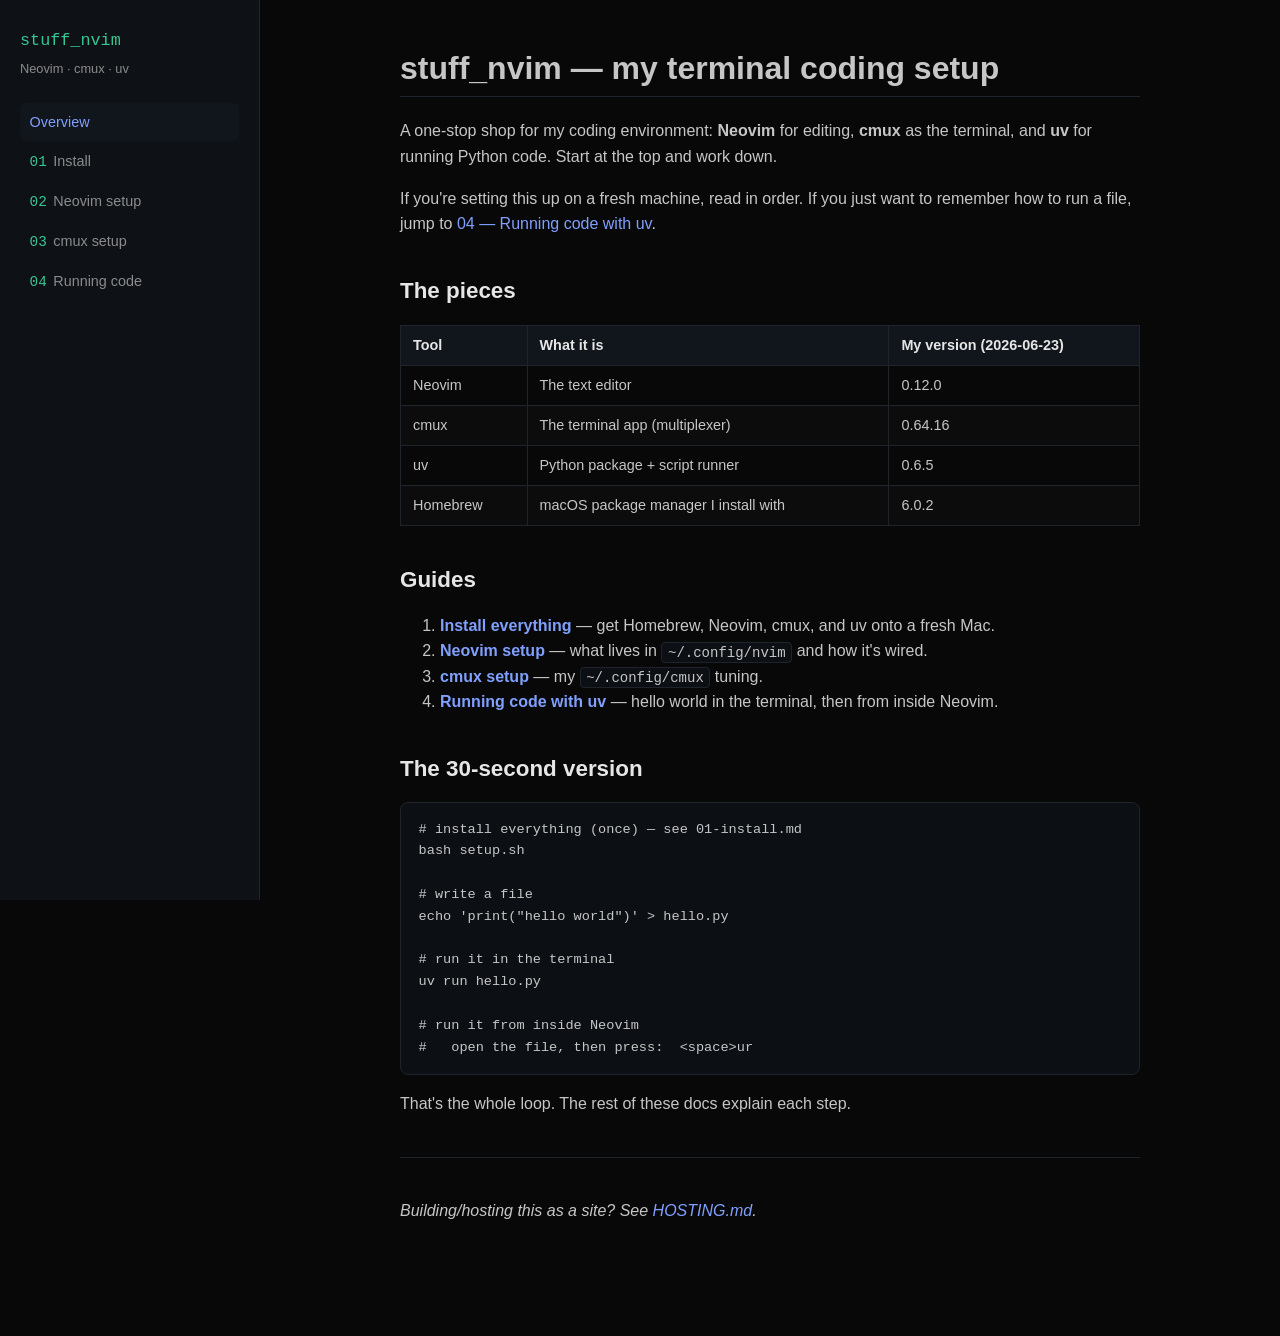
<file: site/index.html>
<!DOCTYPE html>
<html lang="en">
<head>
  <meta charset="utf-8">
  <meta name="viewport" content="width=device-width, initial-scale=1">
  <title>Overview — stuff_nvim</title>
  <link rel="stylesheet" href="style.css">
</head>
<body>
  <aside class="sidebar">
    <p class="brand">stuff_nvim</p>
    <p class="tagline">Neovim · cmux · uv</p>
    <nav>
      <a href="index.html" class="active">Overview</a>
      <a href="01-install.html" ><span class="num">01</span>Install</a>
      <a href="02-nvim-setup.html" ><span class="num">02</span>Neovim setup</a>
      <a href="03-cmux-setup.html" ><span class="num">03</span>cmux setup</a>
      <a href="04-running-code-with-uv.html" ><span class="num">04</span>Running code</a>
    </nav>
  </aside>
  <main>
<h1 id="stuff_nvim--my-terminal-coding-setup">stuff_nvim — my terminal
coding setup</h1>
<p>A one-stop shop for my coding environment: <strong>Neovim</strong>
for editing, <strong>cmux</strong> as the terminal, and
<strong>uv</strong> for running Python code. Start at the top and work
down.</p>
<p>If you're setting this up on a fresh machine, read in order. If you
just want to remember how to run a file, jump to <a
href="./04-running-code-with-uv.html">04 — Running code with uv</a>.</p>
<h2 id="the-pieces">The pieces</h2>
<table>
<thead>
<tr>
<th>Tool</th>
<th>What it is</th>
<th>My version (2026-06-23)</th>
</tr>
</thead>
<tbody>
<tr>
<td>Neovim</td>
<td>The text editor</td>
<td>0.12.0</td>
</tr>
<tr>
<td>cmux</td>
<td>The terminal app (multiplexer)</td>
<td>0.64.16</td>
</tr>
<tr>
<td>uv</td>
<td>Python package + script runner</td>
<td>0.6.5</td>
</tr>
<tr>
<td>Homebrew</td>
<td>macOS package manager I install with</td>
<td>6.0.2</td>
</tr>
</tbody>
</table>
<h2 id="guides">Guides</h2>
<ol type="1">
<li><strong><a href="./01-install.html">Install everything</a></strong> —
get Homebrew, Neovim, cmux, and uv onto a fresh Mac.</li>
<li><strong><a href="./02-nvim-setup.html">Neovim setup</a></strong> —
what lives in <code>~/.config/nvim</code> and how it's wired.</li>
<li><strong><a href="./03-cmux-setup.html">cmux setup</a></strong> — my
<code>~/.config/cmux</code> tuning.</li>
<li><strong><a href="./04-running-code-with-uv.html">Running code with
uv</a></strong> — hello world in the terminal, then from inside
Neovim.</li>
</ol>
<h2 id="the-30-second-version">The 30-second version</h2>
<pre><code># install everything (once) — see 01-install.md
bash setup.sh

# write a file
echo &#39;print(&quot;hello world&quot;)&#39; &gt; hello.py

# run it in the terminal
uv run hello.py

# run it from inside Neovim
#   open the file, then press:  &lt;space&gt;ur</code></pre>
<p>That's the whole loop. The rest of these docs explain each step.</p>
<hr />
<p><em>Building/hosting this as a site? See <a
href="./HOSTING.html">HOSTING.md</a>.</em></p>
  </main>
</body>
</html>
</file>
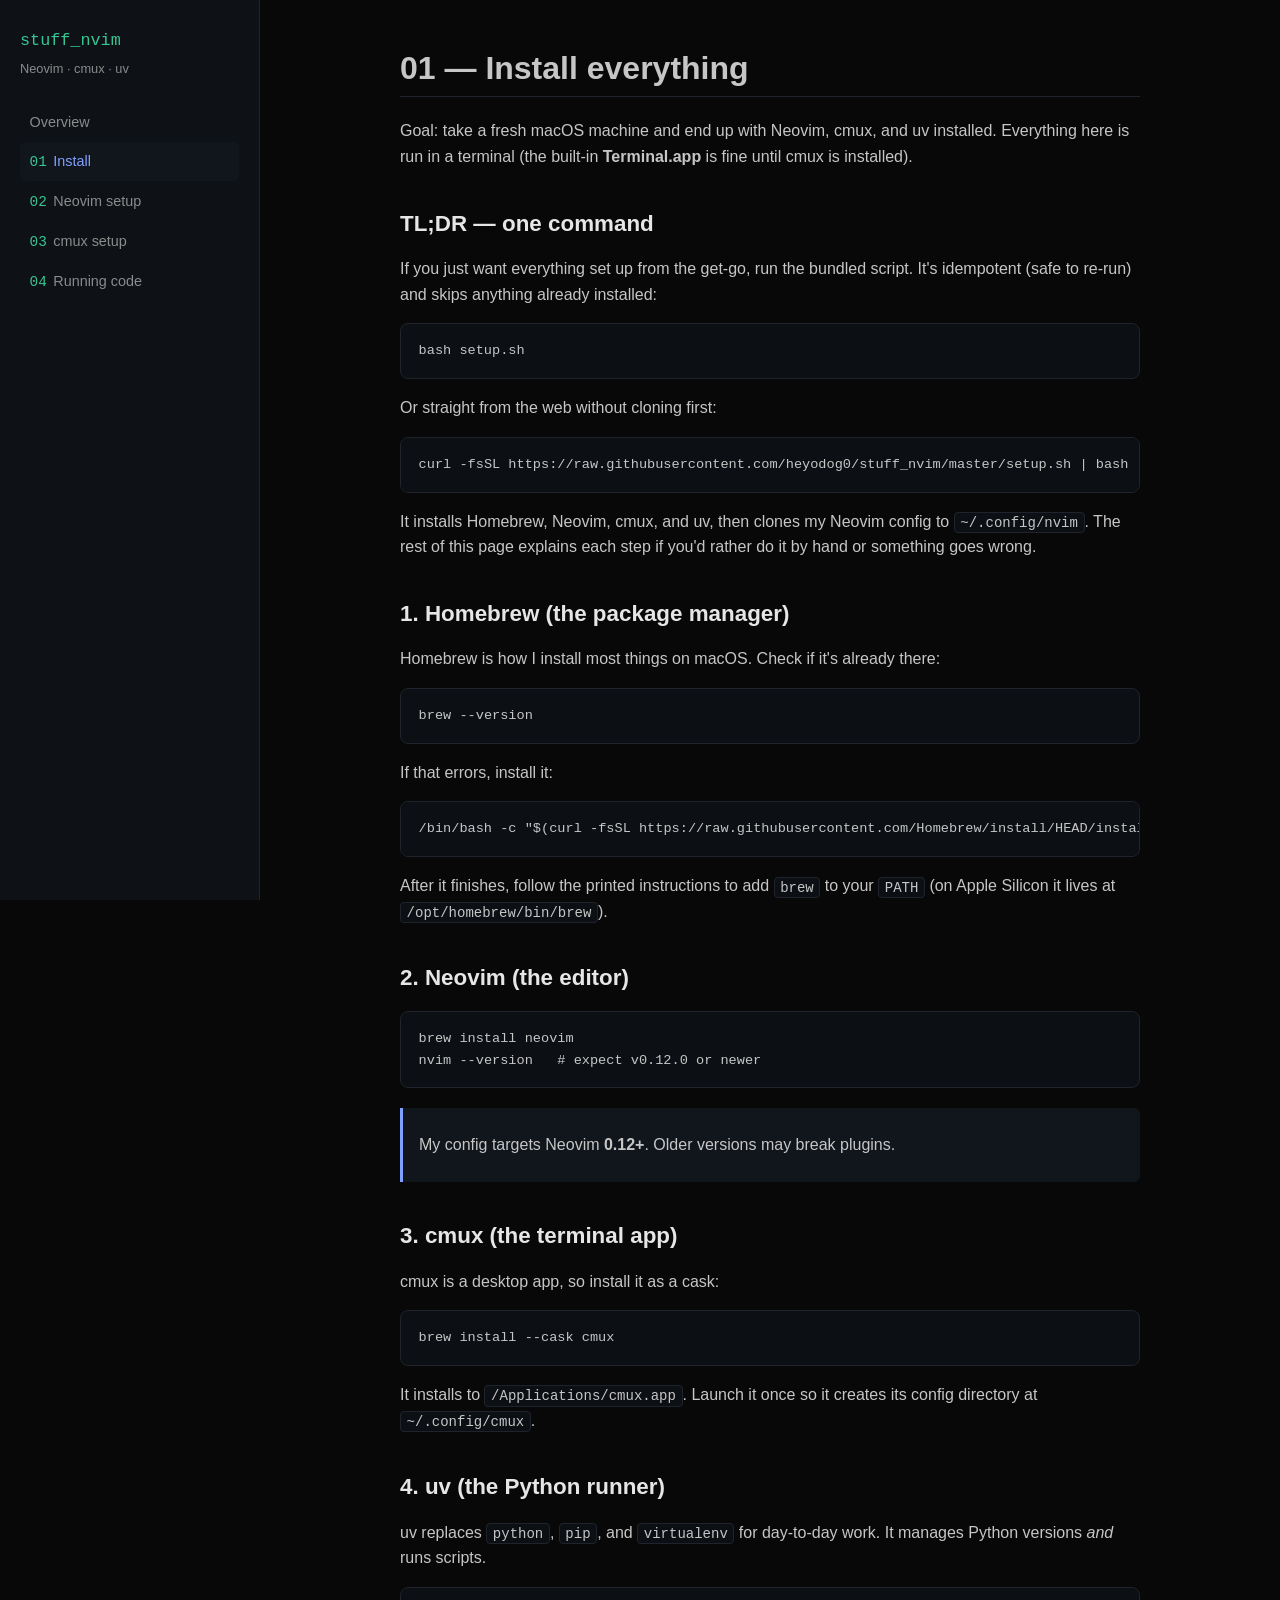
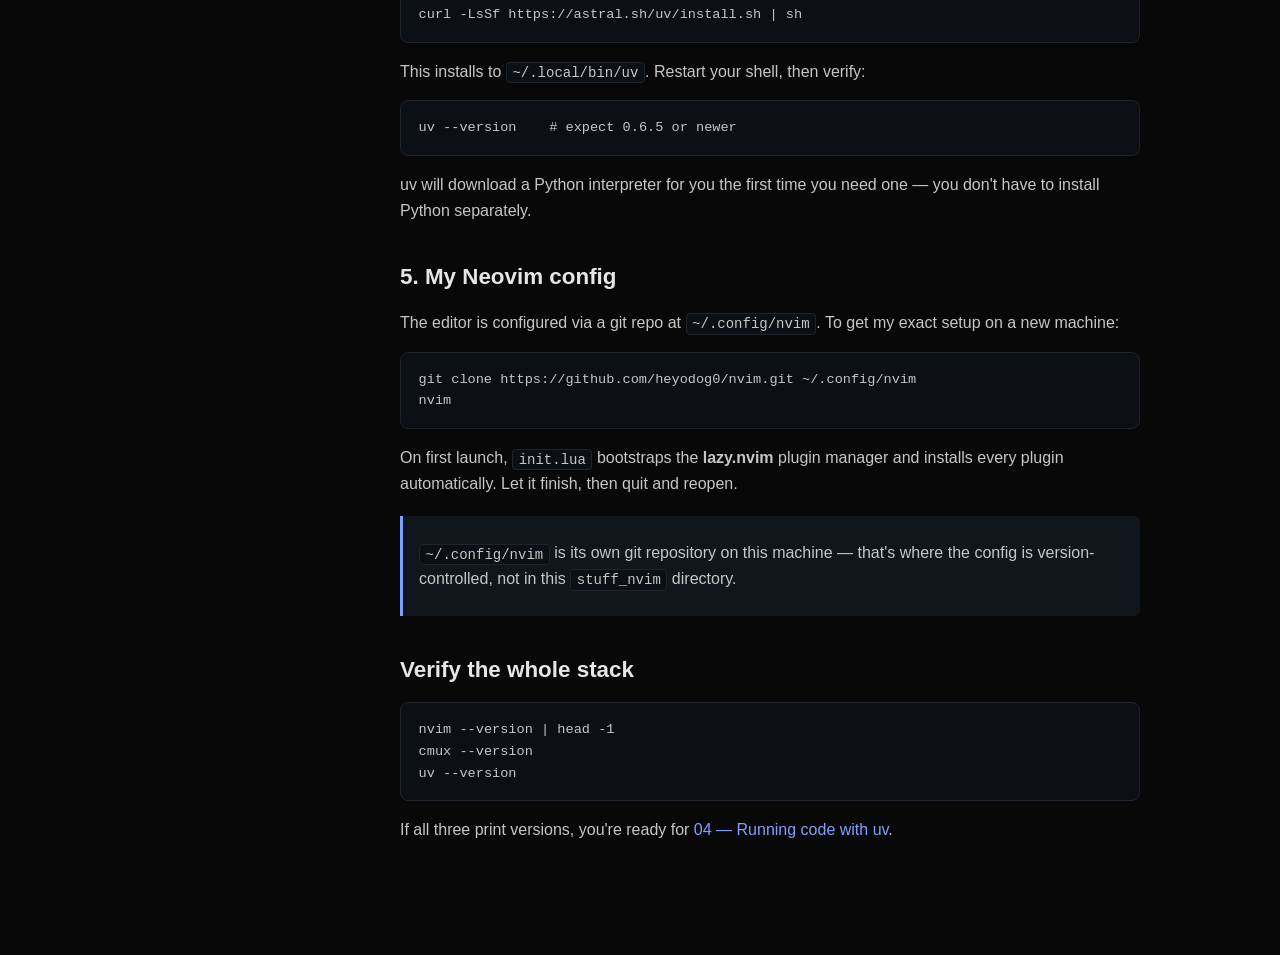
<file: site/01-install.html>
<!DOCTYPE html>
<html lang="en">
<head>
  <meta charset="utf-8">
  <meta name="viewport" content="width=device-width, initial-scale=1">
  <title>Install — stuff_nvim</title>
  <link rel="stylesheet" href="style.css">
</head>
<body>
  <aside class="sidebar">
    <p class="brand">stuff_nvim</p>
    <p class="tagline">Neovim · cmux · uv</p>
    <nav>
      <a href="index.html" >Overview</a>
      <a href="01-install.html" class="active"><span class="num">01</span>Install</a>
      <a href="02-nvim-setup.html" ><span class="num">02</span>Neovim setup</a>
      <a href="03-cmux-setup.html" ><span class="num">03</span>cmux setup</a>
      <a href="04-running-code-with-uv.html" ><span class="num">04</span>Running code</a>
    </nav>
  </aside>
  <main>
<h1 id="01--install-everything">01 — Install everything</h1>
<p>Goal: take a fresh macOS machine and end up with Neovim, cmux, and uv
installed. Everything here is run in a terminal (the built-in
<strong>Terminal.app</strong> is fine until cmux is installed).</p>
<h2 id="tldr--one-command">TL;DR — one command</h2>
<p>If you just want everything set up from the get-go, run the bundled
script. It's idempotent (safe to re-run) and skips anything already
installed:</p>
<div class="sourceCode" id="cb1"><pre class="sourceCode sh"><code class="sourceCode bash"><span id="cb1-1"><a href="#cb1-1" aria-hidden="true" tabindex="-1"></a><span class="fu">bash</span> setup.sh</span></code></pre></div>
<p>Or straight from the web without cloning first:</p>
<div class="sourceCode" id="cb2"><pre class="sourceCode sh"><code class="sourceCode bash"><span id="cb2-1"><a href="#cb2-1" aria-hidden="true" tabindex="-1"></a><span class="ex">curl</span> <span class="at">-fsSL</span> https://raw.githubusercontent.com/heyodog0/stuff_nvim/master/setup.sh <span class="kw">|</span> <span class="fu">bash</span></span></code></pre></div>
<p>It installs Homebrew, Neovim, cmux, and uv, then clones my Neovim
config to <code>~/.config/nvim</code>. The rest of this page explains
each step if you'd rather do it by hand or something goes wrong.</p>
<h2 id="1-homebrew-the-package-manager">1. Homebrew (the package
manager)</h2>
<p>Homebrew is how I install most things on macOS. Check if it's already
there:</p>
<div class="sourceCode" id="cb3"><pre class="sourceCode sh"><code class="sourceCode bash"><span id="cb3-1"><a href="#cb3-1" aria-hidden="true" tabindex="-1"></a><span class="ex">brew</span> <span class="at">--version</span></span></code></pre></div>
<p>If that errors, install it:</p>
<div class="sourceCode" id="cb4"><pre class="sourceCode sh"><code class="sourceCode bash"><span id="cb4-1"><a href="#cb4-1" aria-hidden="true" tabindex="-1"></a><span class="ex">/bin/bash</span> <span class="at">-c</span> <span class="st">&quot;</span><span class="va">$(</span><span class="ex">curl</span> <span class="at">-fsSL</span> https://raw.githubusercontent.com/Homebrew/install/HEAD/install.sh<span class="va">)</span><span class="st">&quot;</span></span></code></pre></div>
<p>After it finishes, follow the printed instructions to add
<code>brew</code> to your <code>PATH</code> (on Apple Silicon it lives
at <code>/opt/homebrew/bin/brew</code>).</p>
<h2 id="2-neovim-the-editor">2. Neovim (the editor)</h2>
<div class="sourceCode" id="cb5"><pre class="sourceCode sh"><code class="sourceCode bash"><span id="cb5-1"><a href="#cb5-1" aria-hidden="true" tabindex="-1"></a><span class="ex">brew</span> install neovim</span>
<span id="cb5-2"><a href="#cb5-2" aria-hidden="true" tabindex="-1"></a><span class="ex">nvim</span> <span class="at">--version</span>   <span class="co"># expect v0.12.0 or newer</span></span></code></pre></div>
<blockquote>
<p>My config targets Neovim <strong>0.12+</strong>. Older versions may
break plugins.</p>
</blockquote>
<h2 id="3-cmux-the-terminal-app">3. cmux (the terminal app)</h2>
<p>cmux is a desktop app, so install it as a cask:</p>
<div class="sourceCode" id="cb6"><pre class="sourceCode sh"><code class="sourceCode bash"><span id="cb6-1"><a href="#cb6-1" aria-hidden="true" tabindex="-1"></a><span class="ex">brew</span> install <span class="at">--cask</span> cmux</span></code></pre></div>
<p>It installs to <code>/Applications/cmux.app</code>. Launch it once so
it creates its config directory at <code>~/.config/cmux</code>.</p>
<h2 id="4-uv-the-python-runner">4. uv (the Python runner)</h2>
<p>uv replaces <code>python</code>, <code>pip</code>, and
<code>virtualenv</code> for day-to-day work. It manages Python versions
<em>and</em> runs scripts.</p>
<div class="sourceCode" id="cb7"><pre class="sourceCode sh"><code class="sourceCode bash"><span id="cb7-1"><a href="#cb7-1" aria-hidden="true" tabindex="-1"></a><span class="ex">curl</span> <span class="at">-LsSf</span> https://astral.sh/uv/install.sh <span class="kw">|</span> <span class="fu">sh</span></span></code></pre></div>
<p>This installs to <code>~/.local/bin/uv</code>. Restart your shell,
then verify:</p>
<div class="sourceCode" id="cb8"><pre class="sourceCode sh"><code class="sourceCode bash"><span id="cb8-1"><a href="#cb8-1" aria-hidden="true" tabindex="-1"></a><span class="ex">uv</span> <span class="at">--version</span>    <span class="co"># expect 0.6.5 or newer</span></span></code></pre></div>
<p>uv will download a Python interpreter for you the first time you need
one — you don't have to install Python separately.</p>
<h2 id="5-my-neovim-config">5. My Neovim config</h2>
<p>The editor is configured via a git repo at
<code>~/.config/nvim</code>. To get my exact setup on a new machine:</p>
<div class="sourceCode" id="cb9"><pre class="sourceCode sh"><code class="sourceCode bash"><span id="cb9-1"><a href="#cb9-1" aria-hidden="true" tabindex="-1"></a><span class="fu">git</span> clone https://github.com/heyodog0/nvim.git ~/.config/nvim</span>
<span id="cb9-2"><a href="#cb9-2" aria-hidden="true" tabindex="-1"></a><span class="ex">nvim</span></span></code></pre></div>
<p>On first launch, <code>init.lua</code> bootstraps the
<strong>lazy.nvim</strong> plugin manager and installs every plugin
automatically. Let it finish, then quit and reopen.</p>
<blockquote>
<p><code>~/.config/nvim</code> is its own git repository on this machine
— that's where the config is version-controlled, not in this
<code>stuff_nvim</code> directory.</p>
</blockquote>
<h2 id="verify-the-whole-stack">Verify the whole stack</h2>
<div class="sourceCode" id="cb10"><pre
class="sourceCode sh"><code class="sourceCode bash"><span id="cb10-1"><a href="#cb10-1" aria-hidden="true" tabindex="-1"></a><span class="ex">nvim</span> <span class="at">--version</span> <span class="kw">|</span> <span class="fu">head</span> <span class="at">-1</span></span>
<span id="cb10-2"><a href="#cb10-2" aria-hidden="true" tabindex="-1"></a><span class="ex">cmux</span> <span class="at">--version</span></span>
<span id="cb10-3"><a href="#cb10-3" aria-hidden="true" tabindex="-1"></a><span class="ex">uv</span> <span class="at">--version</span></span></code></pre></div>
<p>If all three print versions, you're ready for <a
href="./04-running-code-with-uv.html">04 — Running code with uv</a>.</p>
  </main>
</body>
</html>
</file>
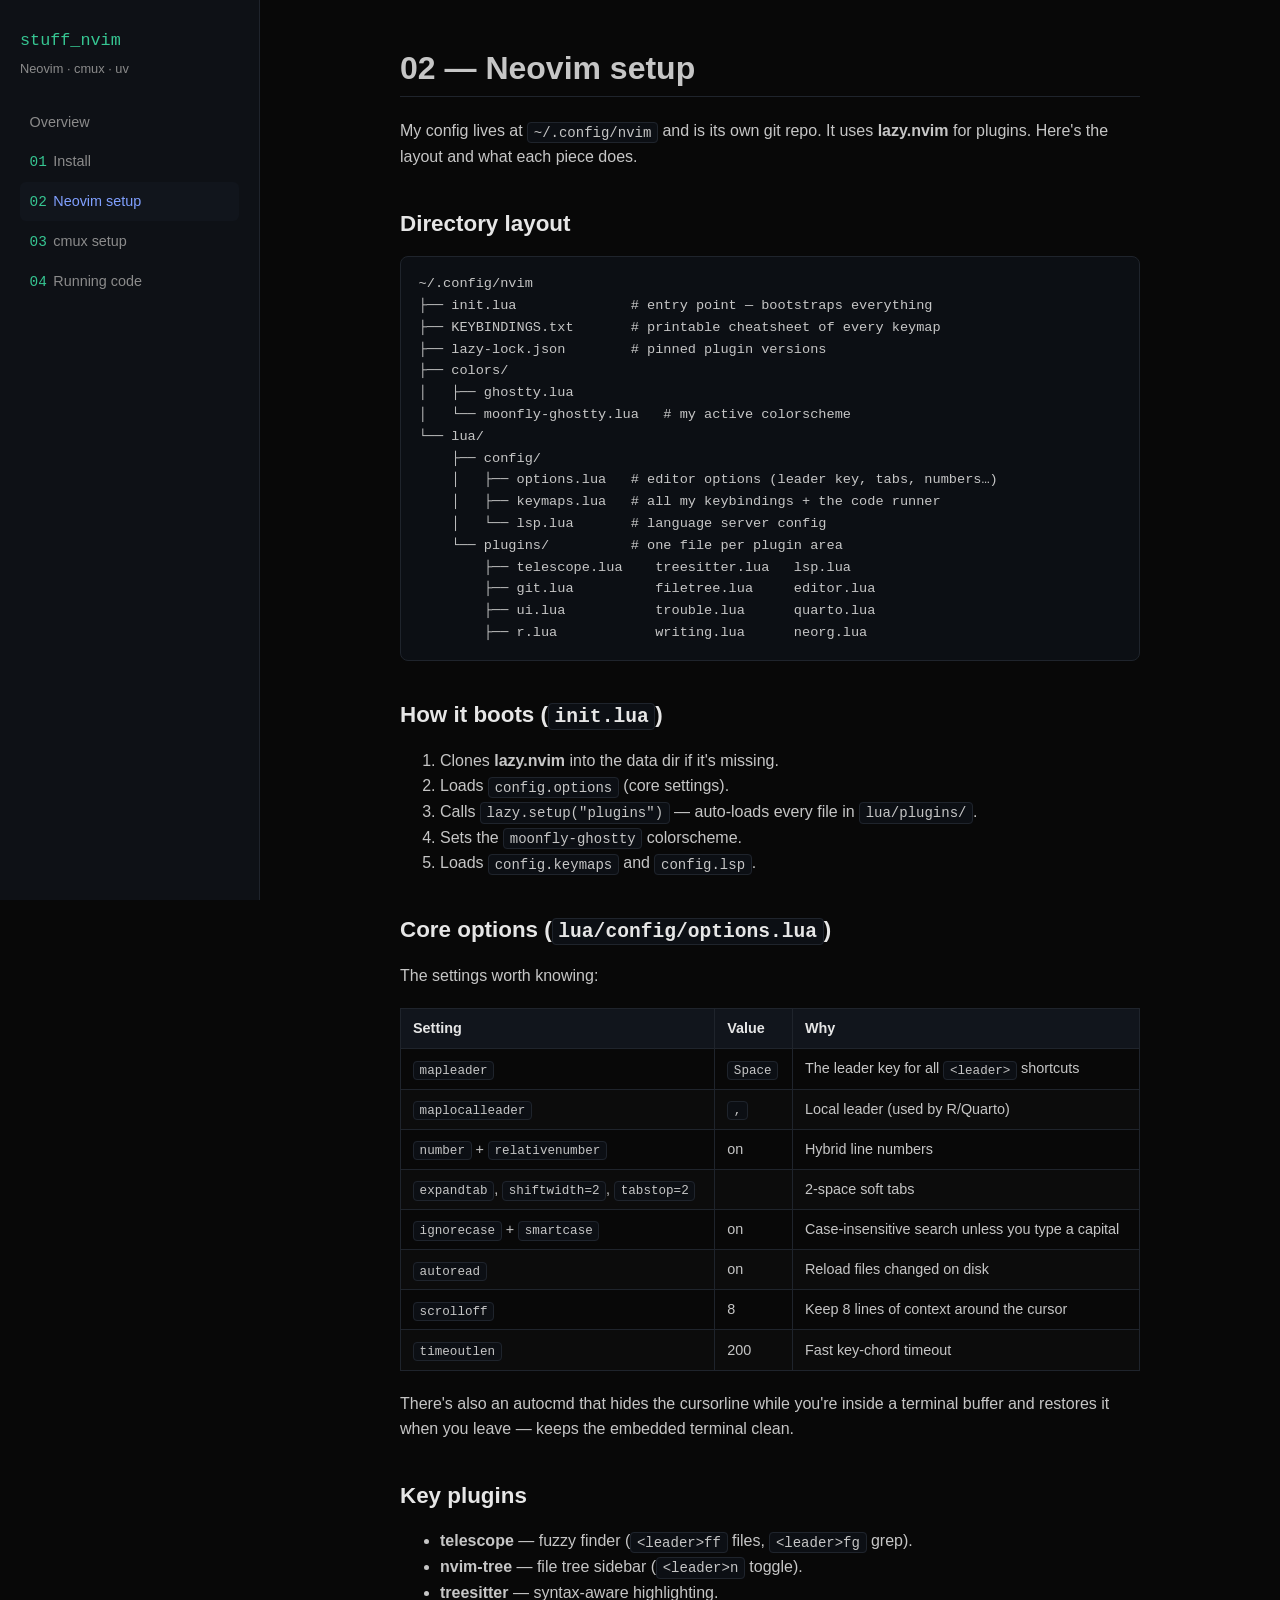
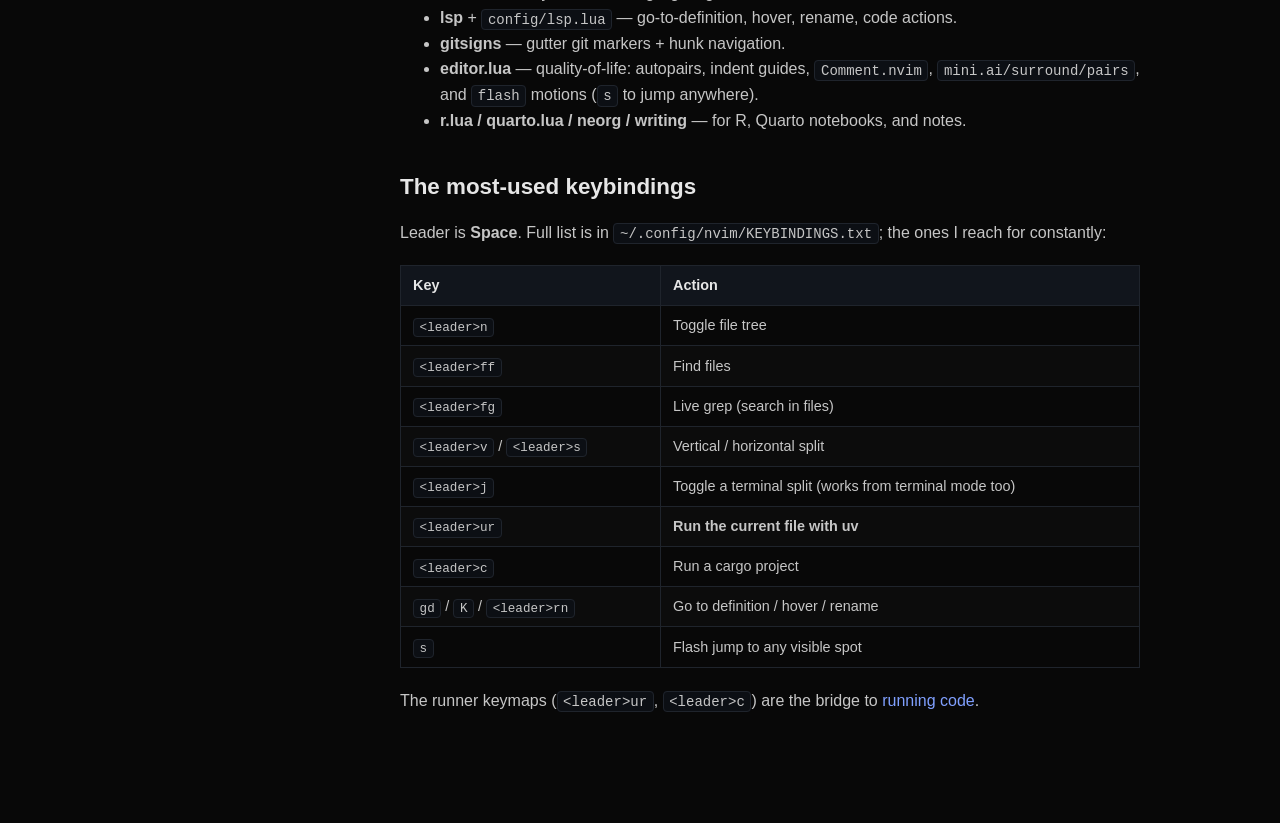
<file: site/02-nvim-setup.html>
<!DOCTYPE html>
<html lang="en">
<head>
  <meta charset="utf-8">
  <meta name="viewport" content="width=device-width, initial-scale=1">
  <title>Neovim setup — stuff_nvim</title>
  <link rel="stylesheet" href="style.css">
</head>
<body>
  <aside class="sidebar">
    <p class="brand">stuff_nvim</p>
    <p class="tagline">Neovim · cmux · uv</p>
    <nav>
      <a href="index.html" >Overview</a>
      <a href="01-install.html" ><span class="num">01</span>Install</a>
      <a href="02-nvim-setup.html" class="active"><span class="num">02</span>Neovim setup</a>
      <a href="03-cmux-setup.html" ><span class="num">03</span>cmux setup</a>
      <a href="04-running-code-with-uv.html" ><span class="num">04</span>Running code</a>
    </nav>
  </aside>
  <main>
<h1 id="02--neovim-setup">02 — Neovim setup</h1>
<p>My config lives at <code>~/.config/nvim</code> and is its own git
repo. It uses <strong>lazy.nvim</strong> for plugins. Here's the layout
and what each piece does.</p>
<h2 id="directory-layout">Directory layout</h2>
<pre><code>~/.config/nvim
├── init.lua              # entry point — bootstraps everything
├── KEYBINDINGS.txt       # printable cheatsheet of every keymap
├── lazy-lock.json        # pinned plugin versions
├── colors/
│   ├── ghostty.lua
│   └── moonfly-ghostty.lua   # my active colorscheme
└── lua/
    ├── config/
    │   ├── options.lua   # editor options (leader key, tabs, numbers…)
    │   ├── keymaps.lua   # all my keybindings + the code runner
    │   └── lsp.lua       # language server config
    └── plugins/          # one file per plugin area
        ├── telescope.lua    treesitter.lua   lsp.lua
        ├── git.lua          filetree.lua     editor.lua
        ├── ui.lua           trouble.lua      quarto.lua
        ├── r.lua            writing.lua      neorg.lua</code></pre>
<h2 id="how-it-boots-initlua">How it boots (<code>init.lua</code>)</h2>
<ol type="1">
<li>Clones <strong>lazy.nvim</strong> into the data dir if it's
missing.</li>
<li>Loads <code>config.options</code> (core settings).</li>
<li>Calls <code>lazy.setup("plugins")</code> — auto-loads every file in
<code>lua/plugins/</code>.</li>
<li>Sets the <code>moonfly-ghostty</code> colorscheme.</li>
<li>Loads <code>config.keymaps</code> and <code>config.lsp</code>.</li>
</ol>
<h2 id="core-options-luaconfigoptionslua">Core options
(<code>lua/config/options.lua</code>)</h2>
<p>The settings worth knowing:</p>
<table>
<thead>
<tr>
<th>Setting</th>
<th>Value</th>
<th>Why</th>
</tr>
</thead>
<tbody>
<tr>
<td><code>mapleader</code></td>
<td><code>Space</code></td>
<td>The leader key for all <code>&lt;leader&gt;</code> shortcuts</td>
</tr>
<tr>
<td><code>maplocalleader</code></td>
<td><code>,</code></td>
<td>Local leader (used by R/Quarto)</td>
</tr>
<tr>
<td><code>number</code> + <code>relativenumber</code></td>
<td>on</td>
<td>Hybrid line numbers</td>
</tr>
<tr>
<td><code>expandtab</code>, <code>shiftwidth=2</code>,
<code>tabstop=2</code></td>
<td></td>
<td>2-space soft tabs</td>
</tr>
<tr>
<td><code>ignorecase</code> + <code>smartcase</code></td>
<td>on</td>
<td>Case-insensitive search unless you type a capital</td>
</tr>
<tr>
<td><code>autoread</code></td>
<td>on</td>
<td>Reload files changed on disk</td>
</tr>
<tr>
<td><code>scrolloff</code></td>
<td>8</td>
<td>Keep 8 lines of context around the cursor</td>
</tr>
<tr>
<td><code>timeoutlen</code></td>
<td>200</td>
<td>Fast key-chord timeout</td>
</tr>
</tbody>
</table>
<p>There's also an autocmd that hides the cursorline while you're inside
a terminal buffer and restores it when you leave — keeps the embedded
terminal clean.</p>
<h2 id="key-plugins">Key plugins</h2>
<ul>
<li><strong>telescope</strong> — fuzzy finder
(<code>&lt;leader&gt;ff</code> files, <code>&lt;leader&gt;fg</code>
grep).</li>
<li><strong>nvim-tree</strong> — file tree sidebar
(<code>&lt;leader&gt;n</code> toggle).</li>
<li><strong>treesitter</strong> — syntax-aware highlighting.</li>
<li><strong>lsp</strong> + <code>config/lsp.lua</code> —
go-to-definition, hover, rename, code actions.</li>
<li><strong>gitsigns</strong> — gutter git markers + hunk
navigation.</li>
<li><strong>editor.lua</strong> — quality-of-life: autopairs, indent
guides, <code>Comment.nvim</code>, <code>mini.ai/surround/pairs</code>,
and <code>flash</code> motions (<code>s</code> to jump anywhere).</li>
<li><strong>r.lua / quarto.lua / neorg / writing</strong> — for R,
Quarto notebooks, and notes.</li>
</ul>
<h2 id="the-most-used-keybindings">The most-used keybindings</h2>
<p>Leader is <strong>Space</strong>. Full list is in
<code>~/.config/nvim/KEYBINDINGS.txt</code>; the ones I reach for
constantly:</p>
<table>
<thead>
<tr>
<th>Key</th>
<th>Action</th>
</tr>
</thead>
<tbody>
<tr>
<td><code>&lt;leader&gt;n</code></td>
<td>Toggle file tree</td>
</tr>
<tr>
<td><code>&lt;leader&gt;ff</code></td>
<td>Find files</td>
</tr>
<tr>
<td><code>&lt;leader&gt;fg</code></td>
<td>Live grep (search in files)</td>
</tr>
<tr>
<td><code>&lt;leader&gt;v</code> / <code>&lt;leader&gt;s</code></td>
<td>Vertical / horizontal split</td>
</tr>
<tr>
<td><code>&lt;leader&gt;j</code></td>
<td>Toggle a terminal split (works from terminal mode too)</td>
</tr>
<tr>
<td><code>&lt;leader&gt;ur</code></td>
<td><strong>Run the current file with uv</strong></td>
</tr>
<tr>
<td><code>&lt;leader&gt;c</code></td>
<td>Run a cargo project</td>
</tr>
<tr>
<td><code>gd</code> / <code>K</code> /
<code>&lt;leader&gt;rn</code></td>
<td>Go to definition / hover / rename</td>
</tr>
<tr>
<td><code>s</code></td>
<td>Flash jump to any visible spot</td>
</tr>
</tbody>
</table>
<p>The runner keymaps (<code>&lt;leader&gt;ur</code>,
<code>&lt;leader&gt;c</code>) are the bridge to <a
href="./04-running-code-with-uv.html">running code</a>.</p>
  </main>
</body>
</html>
</file>
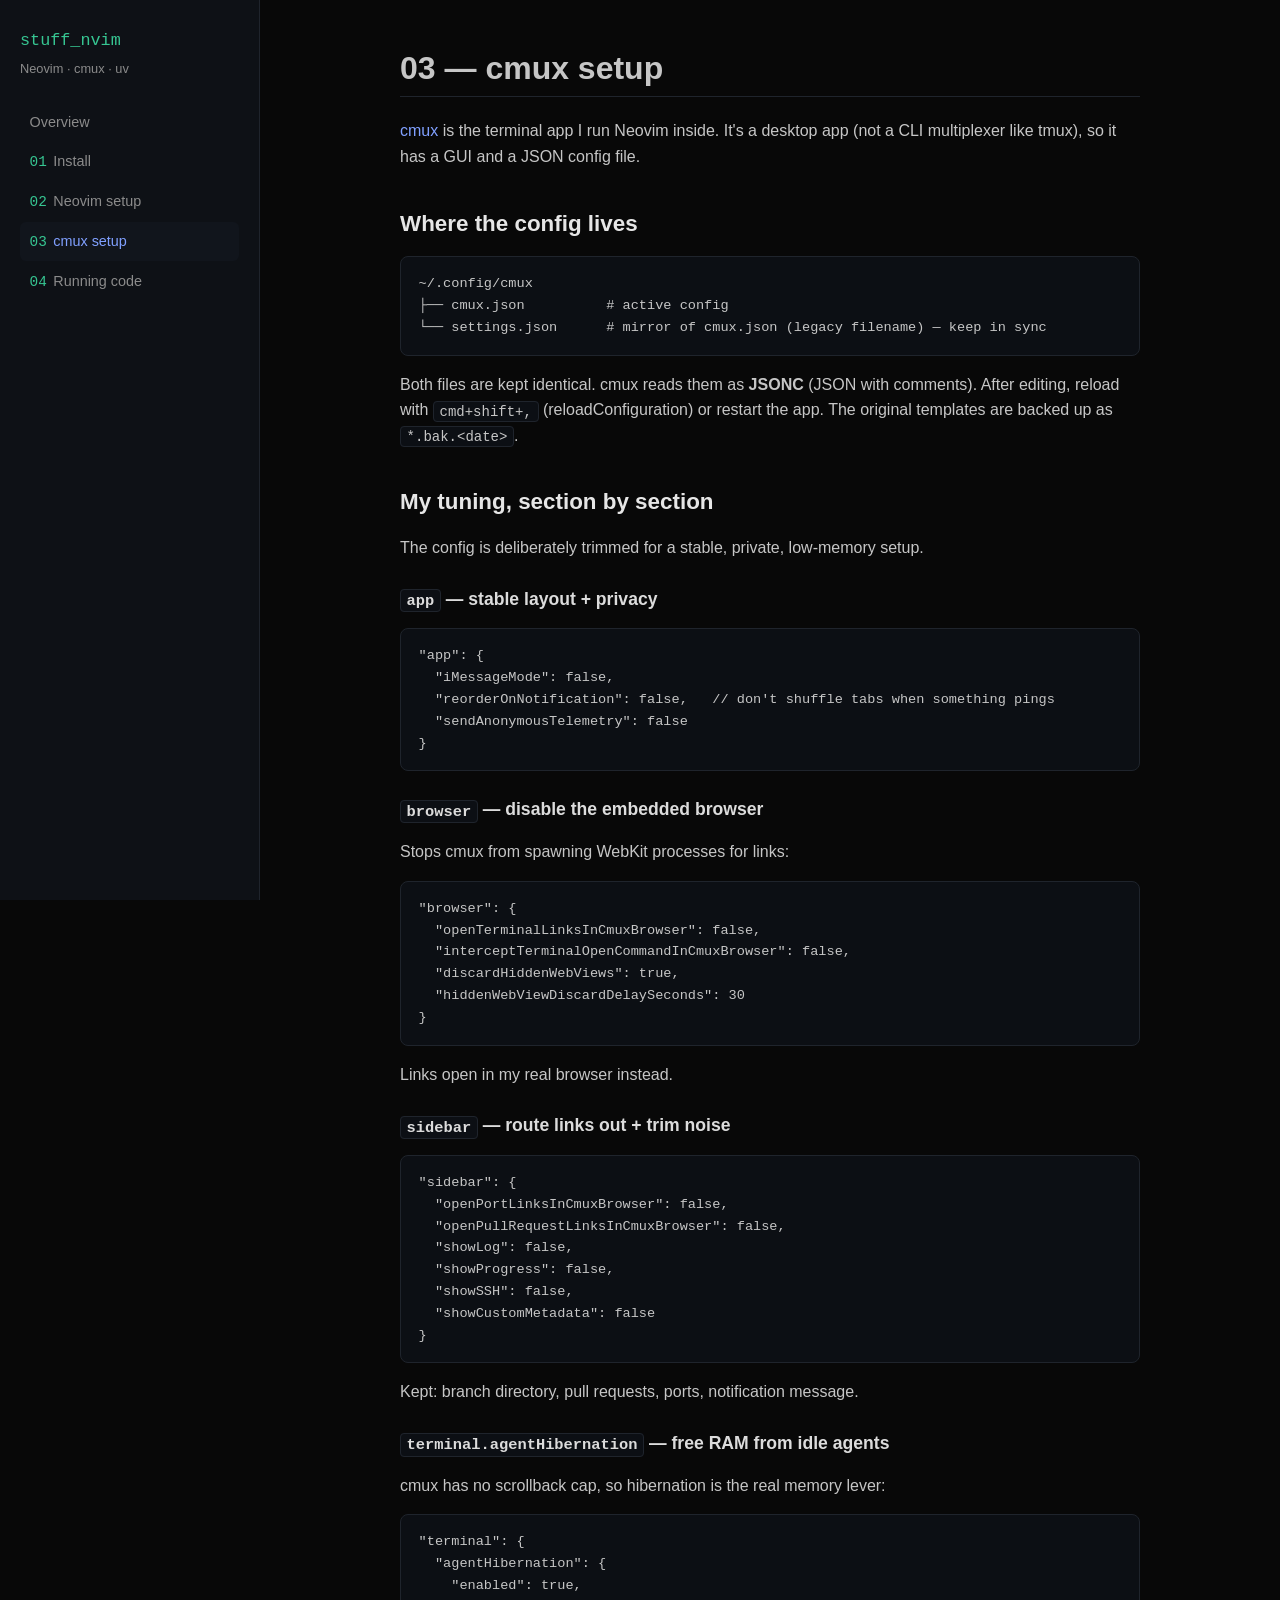
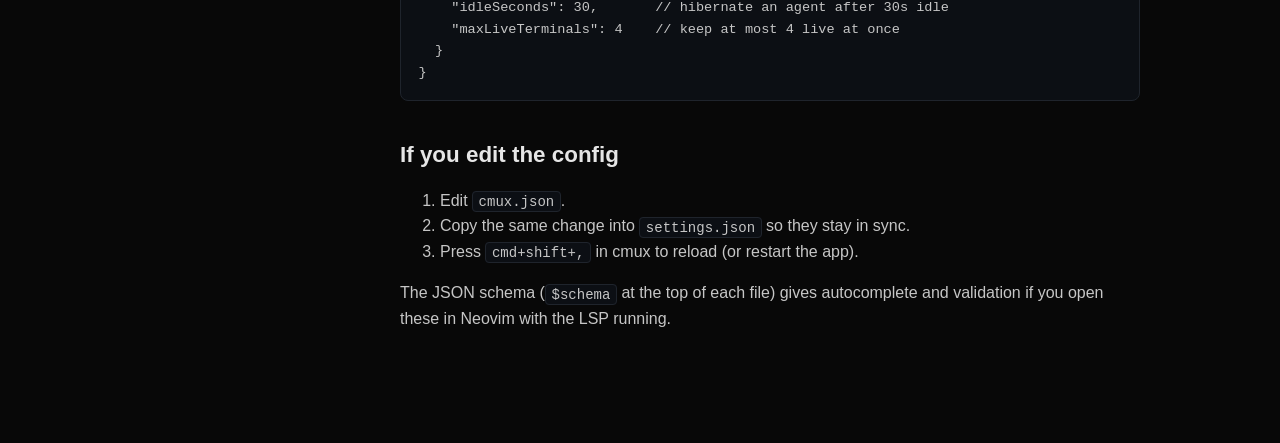
<file: site/03-cmux-setup.html>
<!DOCTYPE html>
<html lang="en">
<head>
  <meta charset="utf-8">
  <meta name="viewport" content="width=device-width, initial-scale=1">
  <title>cmux setup — stuff_nvim</title>
  <link rel="stylesheet" href="style.css">
</head>
<body>
  <aside class="sidebar">
    <p class="brand">stuff_nvim</p>
    <p class="tagline">Neovim · cmux · uv</p>
    <nav>
      <a href="index.html" >Overview</a>
      <a href="01-install.html" ><span class="num">01</span>Install</a>
      <a href="02-nvim-setup.html" ><span class="num">02</span>Neovim setup</a>
      <a href="03-cmux-setup.html" class="active"><span class="num">03</span>cmux setup</a>
      <a href="04-running-code-with-uv.html" ><span class="num">04</span>Running code</a>
    </nav>
  </aside>
  <main>
<h1 id="03--cmux-setup">03 — cmux setup</h1>
<p><a href="https://github.com/manaflow-ai/cmux">cmux</a> is the
terminal app I run Neovim inside. It's a desktop app (not a CLI
multiplexer like tmux), so it has a GUI and a JSON config file.</p>
<h2 id="where-the-config-lives">Where the config lives</h2>
<pre><code>~/.config/cmux
├── cmux.json          # active config
└── settings.json      # mirror of cmux.json (legacy filename) — keep in sync</code></pre>
<p>Both files are kept identical. cmux reads them as
<strong>JSONC</strong> (JSON with comments). After editing, reload with
<code>cmd+shift+,</code> (reloadConfiguration) or restart the app. The
original templates are backed up as <code>*.bak.&lt;date&gt;</code>.</p>
<h2 id="my-tuning-section-by-section">My tuning, section by section</h2>
<p>The config is deliberately trimmed for a stable, private, low-memory
setup.</p>
<h3 id="app--stable-layout--privacy"><code>app</code> — stable layout +
privacy</h3>
<pre class="jsonc"><code>&quot;app&quot;: {
  &quot;iMessageMode&quot;: false,
  &quot;reorderOnNotification&quot;: false,   // don&#39;t shuffle tabs when something pings
  &quot;sendAnonymousTelemetry&quot;: false
}</code></pre>
<h3 id="browser--disable-the-embedded-browser"><code>browser</code> —
disable the embedded browser</h3>
<p>Stops cmux from spawning WebKit processes for links:</p>
<pre class="jsonc"><code>&quot;browser&quot;: {
  &quot;openTerminalLinksInCmuxBrowser&quot;: false,
  &quot;interceptTerminalOpenCommandInCmuxBrowser&quot;: false,
  &quot;discardHiddenWebViews&quot;: true,
  &quot;hiddenWebViewDiscardDelaySeconds&quot;: 30
}</code></pre>
<p>Links open in my real browser instead.</p>
<h3 id="sidebar--route-links-out--trim-noise"><code>sidebar</code> —
route links out + trim noise</h3>
<pre class="jsonc"><code>&quot;sidebar&quot;: {
  &quot;openPortLinksInCmuxBrowser&quot;: false,
  &quot;openPullRequestLinksInCmuxBrowser&quot;: false,
  &quot;showLog&quot;: false,
  &quot;showProgress&quot;: false,
  &quot;showSSH&quot;: false,
  &quot;showCustomMetadata&quot;: false
}</code></pre>
<p>Kept: branch directory, pull requests, ports, notification
message.</p>
<h3
id="terminalagenthibernation--free-ram-from-idle-agents"><code>terminal.agentHibernation</code>
— free RAM from idle agents</h3>
<p>cmux has no scrollback cap, so hibernation is the real memory
lever:</p>
<pre class="jsonc"><code>&quot;terminal&quot;: {
  &quot;agentHibernation&quot;: {
    &quot;enabled&quot;: true,
    &quot;idleSeconds&quot;: 30,       // hibernate an agent after 30s idle
    &quot;maxLiveTerminals&quot;: 4    // keep at most 4 live at once
  }
}</code></pre>
<h2 id="if-you-edit-the-config">If you edit the config</h2>
<ol type="1">
<li>Edit <code>cmux.json</code>.</li>
<li>Copy the same change into <code>settings.json</code> so they stay in
sync.</li>
<li>Press <code>cmd+shift+,</code> in cmux to reload (or restart the
app).</li>
</ol>
<p>The JSON schema (<code>$schema</code> at the top of each file) gives
autocomplete and validation if you open these in Neovim with the LSP
running.</p>
  </main>
</body>
</html>
</file>
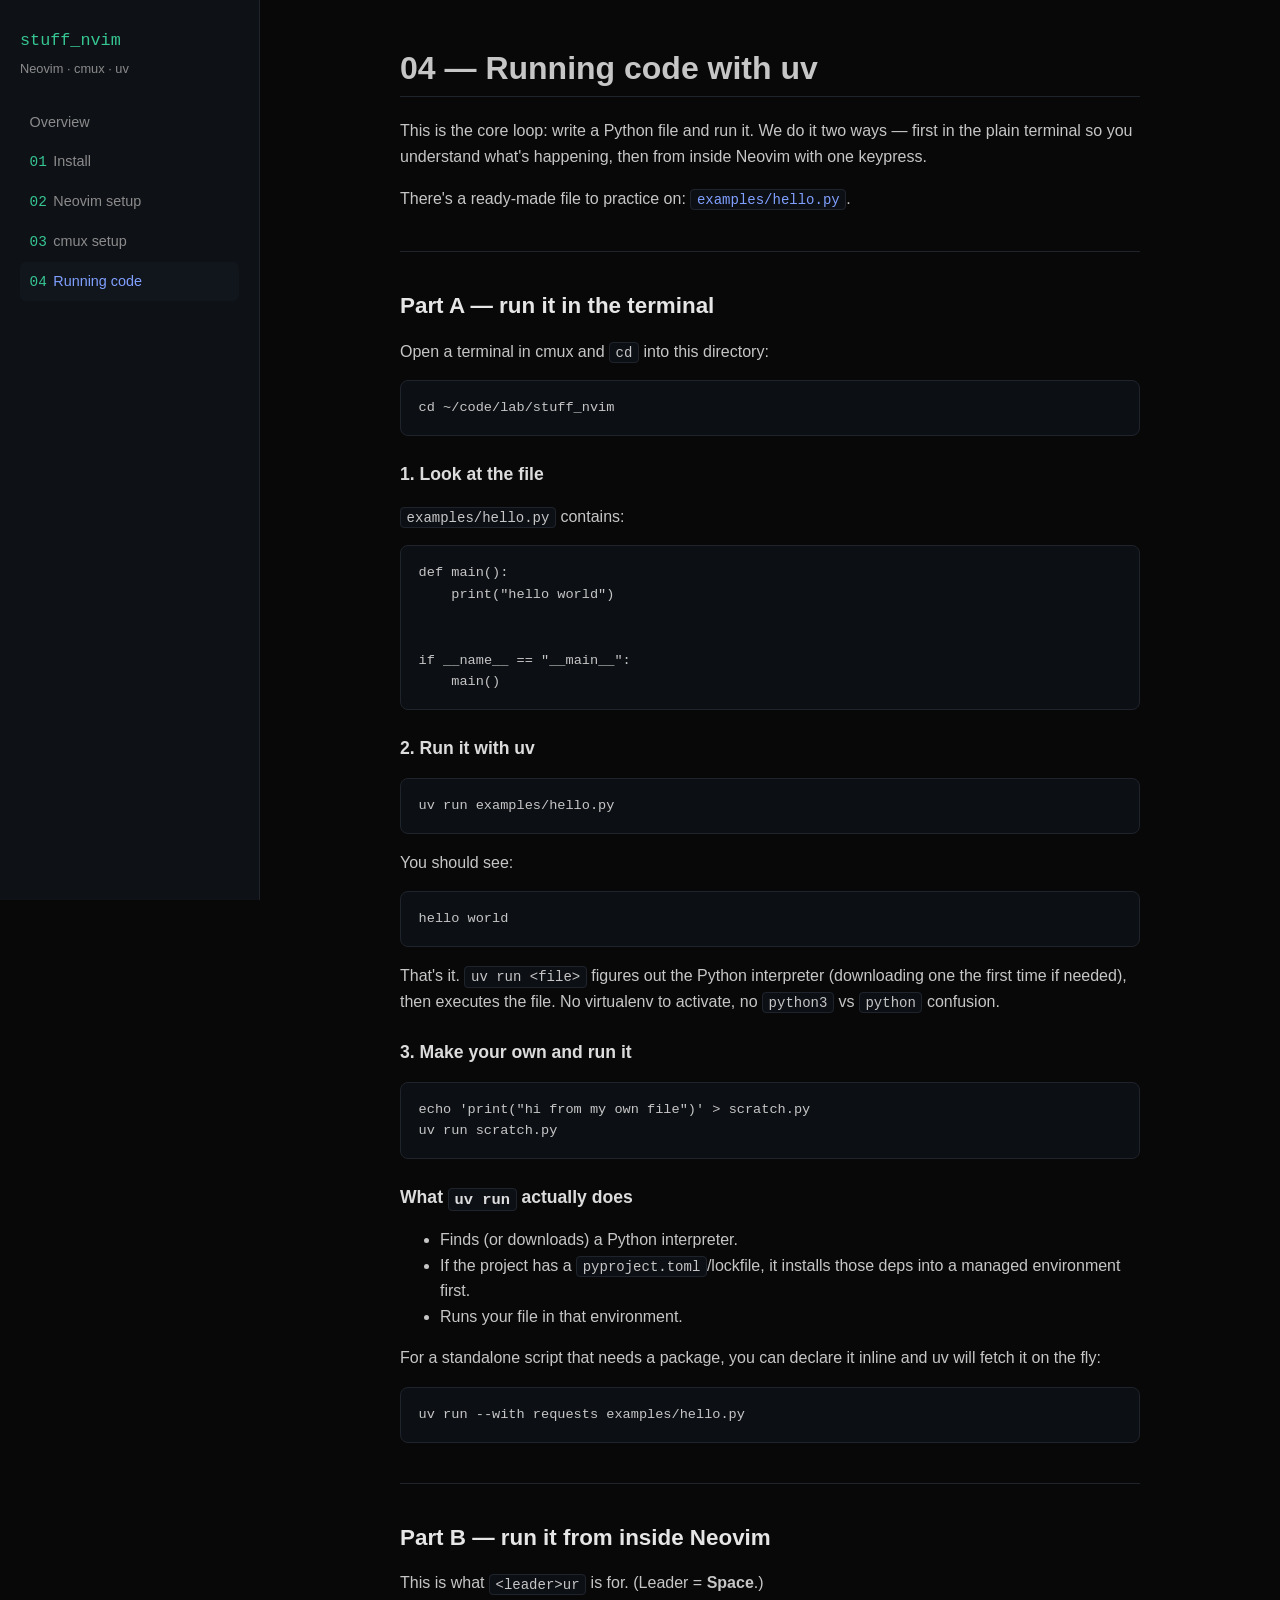
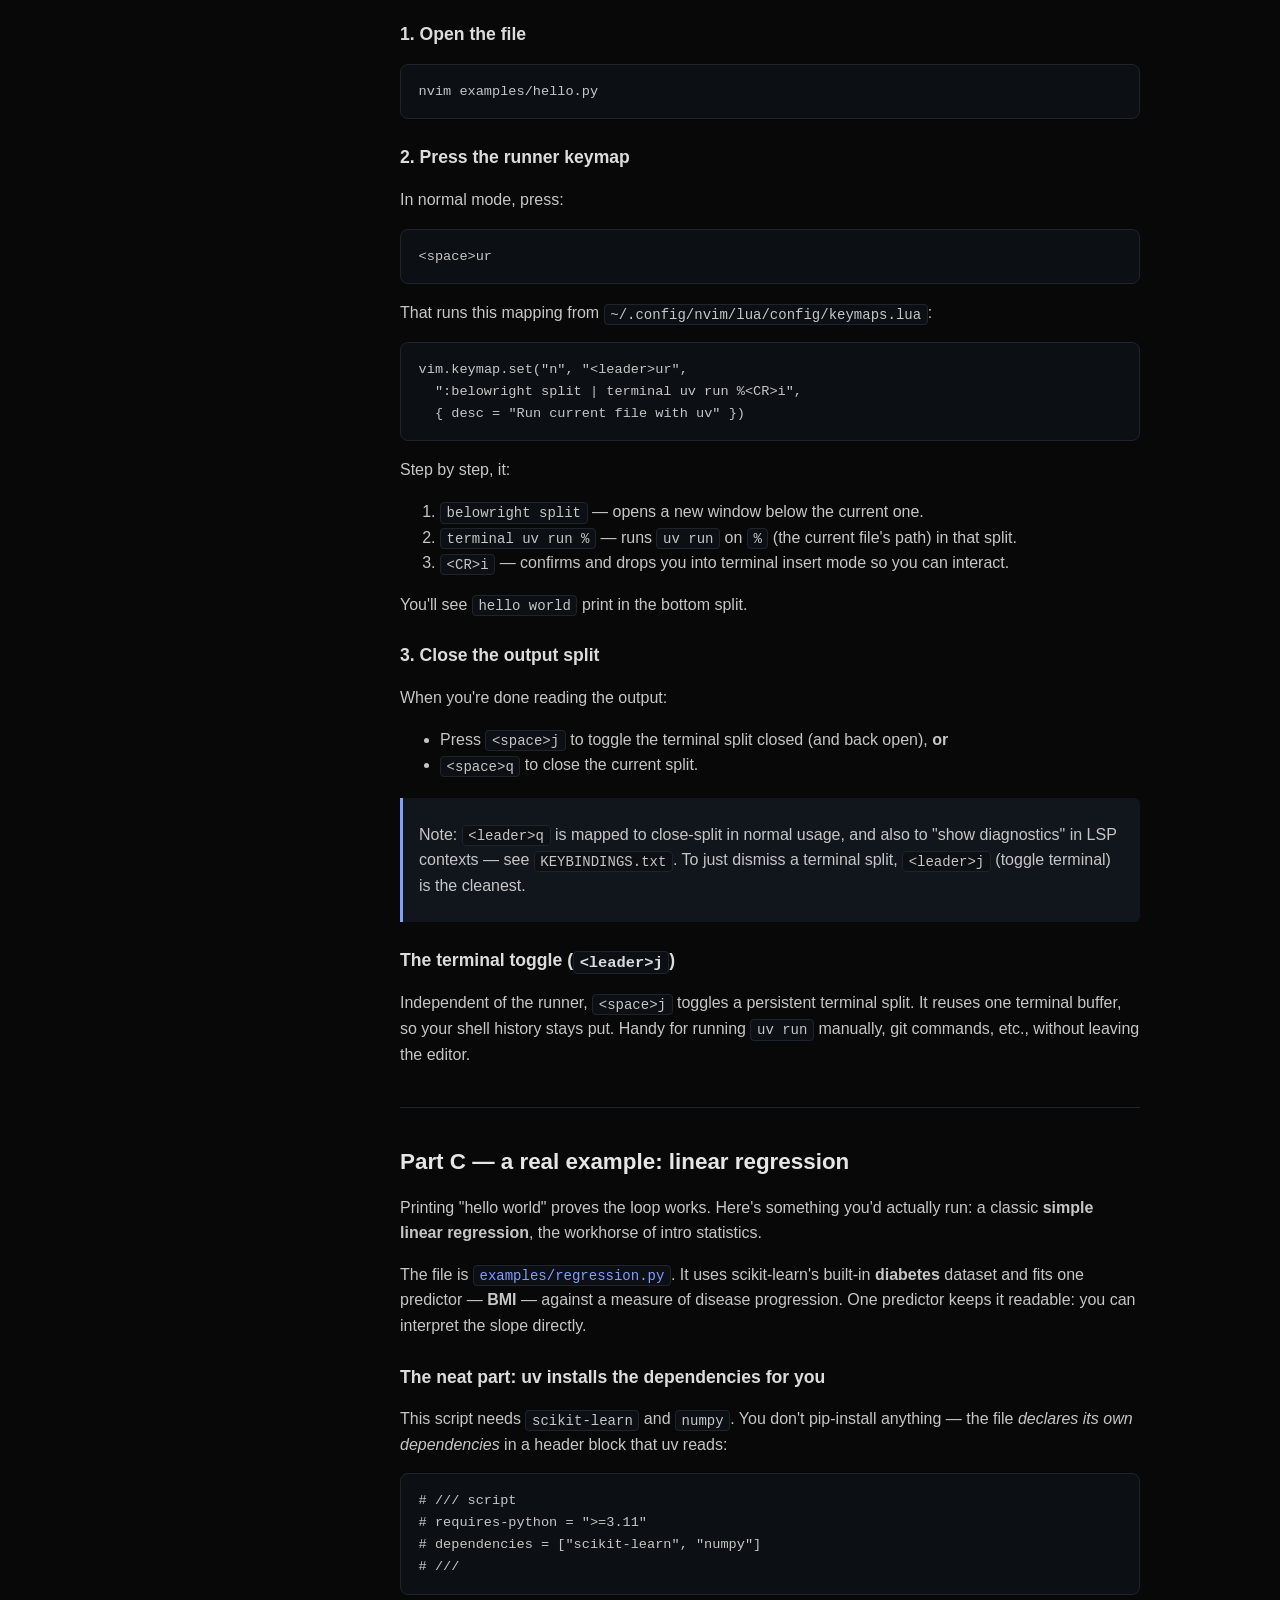
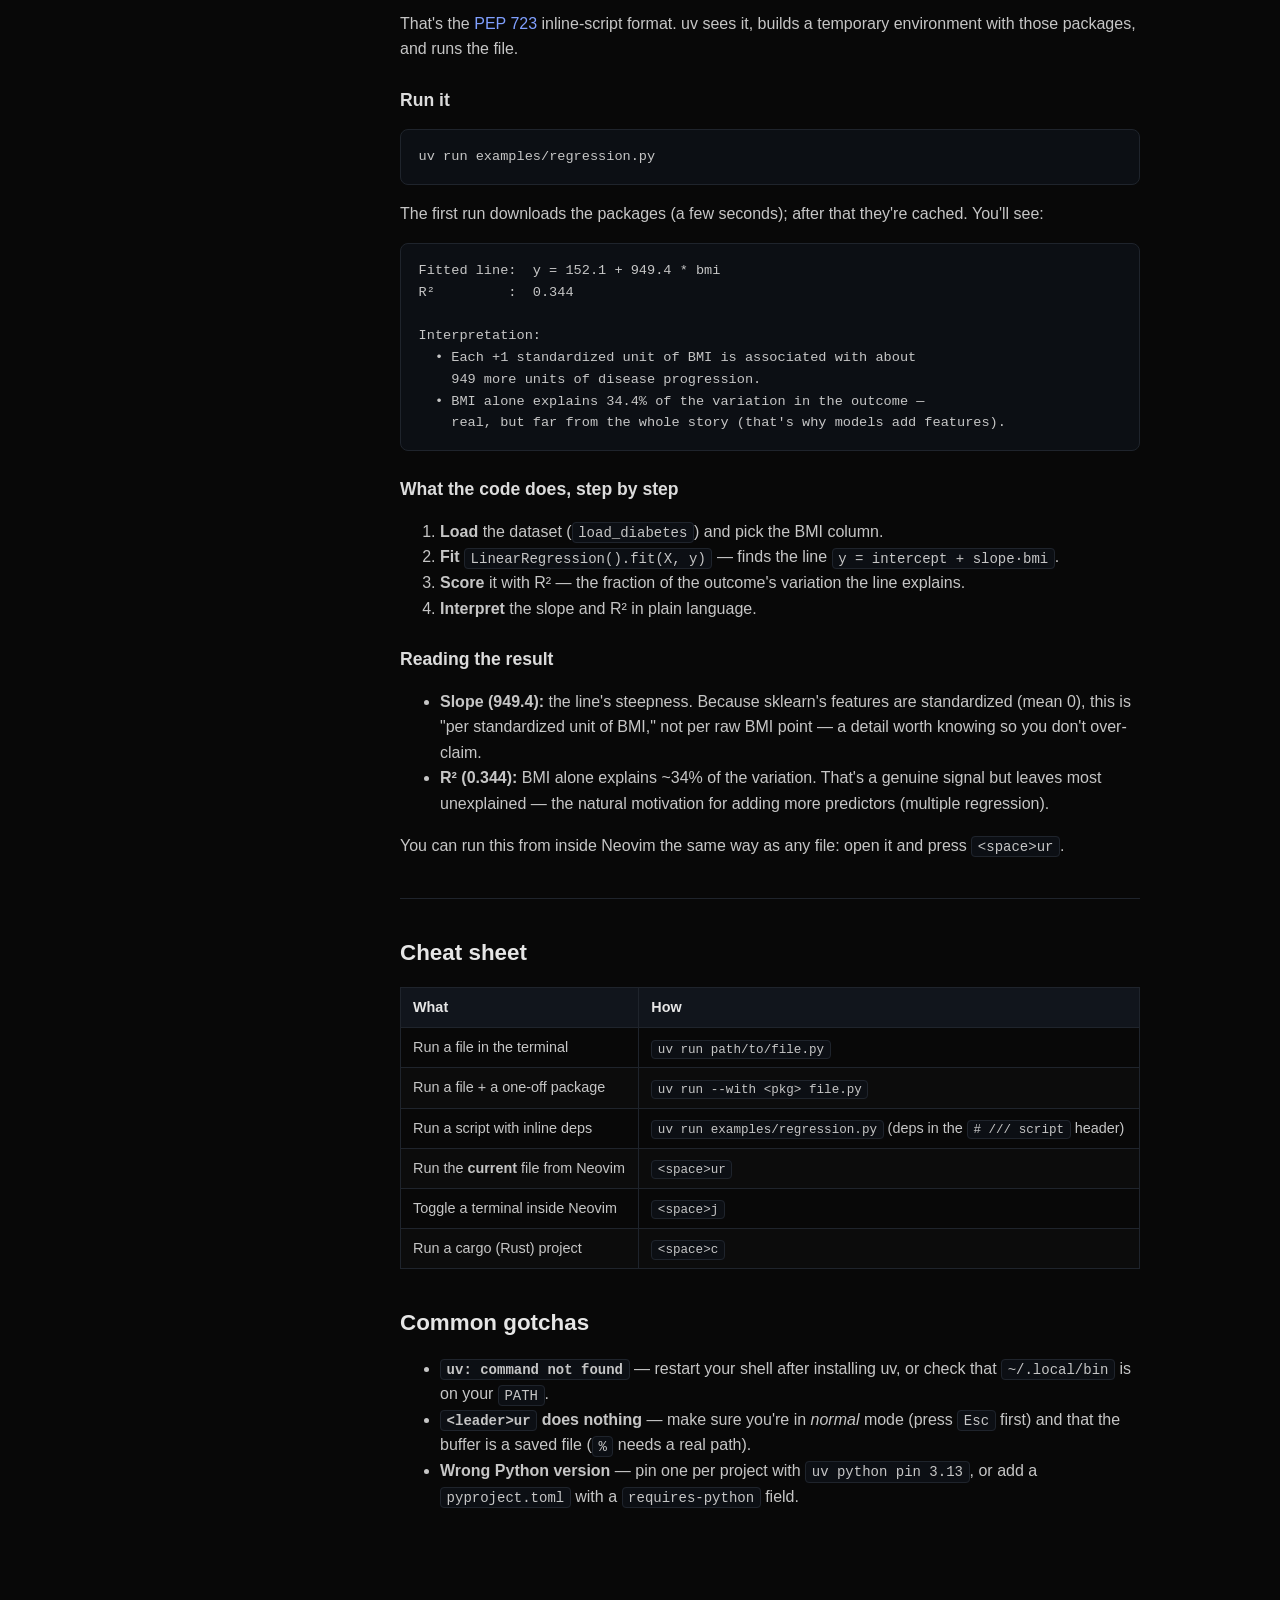
<file: site/04-running-code-with-uv.html>
<!DOCTYPE html>
<html lang="en">
<head>
  <meta charset="utf-8">
  <meta name="viewport" content="width=device-width, initial-scale=1">
  <title>Running code with uv — stuff_nvim</title>
  <link rel="stylesheet" href="style.css">
</head>
<body>
  <aside class="sidebar">
    <p class="brand">stuff_nvim</p>
    <p class="tagline">Neovim · cmux · uv</p>
    <nav>
      <a href="index.html" >Overview</a>
      <a href="01-install.html" ><span class="num">01</span>Install</a>
      <a href="02-nvim-setup.html" ><span class="num">02</span>Neovim setup</a>
      <a href="03-cmux-setup.html" ><span class="num">03</span>cmux setup</a>
      <a href="04-running-code-with-uv.html" class="active"><span class="num">04</span>Running code</a>
    </nav>
  </aside>
  <main>
<h1 id="04--running-code-with-uv">04 — Running code with uv</h1>
<p>This is the core loop: write a Python file and run it. We do it two
ways — first in the plain terminal so you understand what's happening,
then from inside Neovim with one keypress.</p>
<p>There's a ready-made file to practice on: <a
href="./examples/hello.py"><code>examples/hello.py</code></a>.</p>
<hr />
<h2 id="part-a--run-it-in-the-terminal">Part A — run it in the
terminal</h2>
<p>Open a terminal in cmux and <code>cd</code> into this directory:</p>
<div class="sourceCode" id="cb1"><pre class="sourceCode sh"><code class="sourceCode bash"><span id="cb1-1"><a href="#cb1-1" aria-hidden="true" tabindex="-1"></a><span class="bu">cd</span> ~/code/lab/stuff_nvim</span></code></pre></div>
<h3 id="1-look-at-the-file">1. Look at the file</h3>
<p><code>examples/hello.py</code> contains:</p>
<div class="sourceCode" id="cb2"><pre
class="sourceCode python"><code class="sourceCode python"><span id="cb2-1"><a href="#cb2-1" aria-hidden="true" tabindex="-1"></a><span class="kw">def</span> main():</span>
<span id="cb2-2"><a href="#cb2-2" aria-hidden="true" tabindex="-1"></a>    <span class="bu">print</span>(<span class="st">&quot;hello world&quot;</span>)</span>
<span id="cb2-3"><a href="#cb2-3" aria-hidden="true" tabindex="-1"></a></span>
<span id="cb2-4"><a href="#cb2-4" aria-hidden="true" tabindex="-1"></a></span>
<span id="cb2-5"><a href="#cb2-5" aria-hidden="true" tabindex="-1"></a><span class="cf">if</span> <span class="va">__name__</span> <span class="op">==</span> <span class="st">&quot;__main__&quot;</span>:</span>
<span id="cb2-6"><a href="#cb2-6" aria-hidden="true" tabindex="-1"></a>    main()</span></code></pre></div>
<h3 id="2-run-it-with-uv">2. Run it with uv</h3>
<div class="sourceCode" id="cb3"><pre class="sourceCode sh"><code class="sourceCode bash"><span id="cb3-1"><a href="#cb3-1" aria-hidden="true" tabindex="-1"></a><span class="ex">uv</span> run examples/hello.py</span></code></pre></div>
<p>You should see:</p>
<pre><code>hello world</code></pre>
<p>That's it. <code>uv run &lt;file&gt;</code> figures out the Python
interpreter (downloading one the first time if needed), then executes
the file. No virtualenv to activate, no <code>python3</code> vs
<code>python</code> confusion.</p>
<h3 id="3-make-your-own-and-run-it">3. Make your own and run it</h3>
<div class="sourceCode" id="cb5"><pre class="sourceCode sh"><code class="sourceCode bash"><span id="cb5-1"><a href="#cb5-1" aria-hidden="true" tabindex="-1"></a><span class="bu">echo</span> <span class="st">&#39;print(&quot;hi from my own file&quot;)&#39;</span> <span class="op">&gt;</span> scratch.py</span>
<span id="cb5-2"><a href="#cb5-2" aria-hidden="true" tabindex="-1"></a><span class="ex">uv</span> run scratch.py</span></code></pre></div>
<h3 id="what-uv-run-actually-does">What <code>uv run</code> actually
does</h3>
<ul>
<li>Finds (or downloads) a Python interpreter.</li>
<li>If the project has a <code>pyproject.toml</code>/lockfile, it
installs those deps into a managed environment first.</li>
<li>Runs your file in that environment.</li>
</ul>
<p>For a standalone script that needs a package, you can declare it
inline and uv will fetch it on the fly:</p>
<div class="sourceCode" id="cb6"><pre class="sourceCode sh"><code class="sourceCode bash"><span id="cb6-1"><a href="#cb6-1" aria-hidden="true" tabindex="-1"></a><span class="ex">uv</span> run <span class="at">--with</span> requests examples/hello.py</span></code></pre></div>
<hr />
<h2 id="part-b--run-it-from-inside-neovim">Part B — run it from inside
Neovim</h2>
<p>This is what <code>&lt;leader&gt;ur</code> is for. (Leader =
<strong>Space</strong>.)</p>
<h3 id="1-open-the-file">1. Open the file</h3>
<div class="sourceCode" id="cb7"><pre class="sourceCode sh"><code class="sourceCode bash"><span id="cb7-1"><a href="#cb7-1" aria-hidden="true" tabindex="-1"></a><span class="ex">nvim</span> examples/hello.py</span></code></pre></div>
<h3 id="2-press-the-runner-keymap">2. Press the runner keymap</h3>
<p>In normal mode, press:</p>
<pre><code>&lt;space&gt;ur</code></pre>
<p>That runs this mapping from
<code>~/.config/nvim/lua/config/keymaps.lua</code>:</p>
<div class="sourceCode" id="cb9"><pre
class="sourceCode lua"><code class="sourceCode lua"><span id="cb9-1"><a href="#cb9-1" aria-hidden="true" tabindex="-1"></a><span class="va">vim</span><span class="op">.</span><span class="va">keymap</span><span class="op">.</span>set<span class="op">(</span><span class="st">&quot;n&quot;</span><span class="op">,</span> <span class="st">&quot;&lt;leader&gt;ur&quot;</span><span class="op">,</span></span>
<span id="cb9-2"><a href="#cb9-2" aria-hidden="true" tabindex="-1"></a>  <span class="st">&quot;:belowright split | terminal uv run %&lt;CR&gt;i&quot;</span><span class="op">,</span></span>
<span id="cb9-3"><a href="#cb9-3" aria-hidden="true" tabindex="-1"></a>  <span class="op">{</span> <span class="va">desc</span> <span class="op">=</span> <span class="st">&quot;Run current file with uv&quot;</span> <span class="op">})</span></span></code></pre></div>
<p>Step by step, it:</p>
<ol type="1">
<li><code>belowright split</code> — opens a new window below the current
one.</li>
<li><code>terminal uv run %</code> — runs <code>uv run</code> on
<code>%</code> (the current file's path) in that split.</li>
<li><code>&lt;CR&gt;i</code> — confirms and drops you into terminal
insert mode so you can interact.</li>
</ol>
<p>You'll see <code>hello world</code> print in the bottom split.</p>
<h3 id="3-close-the-output-split">3. Close the output split</h3>
<p>When you're done reading the output:</p>
<ul>
<li>Press <code>&lt;space&gt;j</code> to toggle the terminal split
closed (and back open), <strong>or</strong></li>
<li><code>&lt;space&gt;q</code> to close the current split.</li>
</ul>
<blockquote>
<p>Note: <code>&lt;leader&gt;q</code> is mapped to close-split in normal
usage, and also to "show diagnostics" in LSP contexts — see
<code>KEYBINDINGS.txt</code>. To just dismiss a terminal split,
<code>&lt;leader&gt;j</code> (toggle terminal) is the cleanest.</p>
</blockquote>
<h3 id="the-terminal-toggle-leaderj">The terminal toggle
(<code>&lt;leader&gt;j</code>)</h3>
<p>Independent of the runner, <code>&lt;space&gt;j</code> toggles a
persistent terminal split. It reuses one terminal buffer, so your shell
history stays put. Handy for running <code>uv run</code> manually, git
commands, etc., without leaving the editor.</p>
<hr />
<h2 id="part-c--a-real-example-linear-regression">Part C — a real
example: linear regression</h2>
<p>Printing "hello world" proves the loop works. Here's something you'd
actually run: a classic <strong>simple linear regression</strong>, the
workhorse of intro statistics.</p>
<p>The file is <a
href="./examples/regression.py"><code>examples/regression.py</code></a>.
It uses scikit-learn's built-in <strong>diabetes</strong> dataset and
fits one predictor — <strong>BMI</strong> — against a measure of disease
progression. One predictor keeps it readable: you can interpret the
slope directly.</p>
<h3 id="the-neat-part-uv-installs-the-dependencies-for-you">The neat
part: uv installs the dependencies for you</h3>
<p>This script needs <code>scikit-learn</code> and <code>numpy</code>.
You don't pip-install anything — the file <em>declares its own
dependencies</em> in a header block that uv reads:</p>
<div class="sourceCode" id="cb10"><pre
class="sourceCode python"><code class="sourceCode python"><span id="cb10-1"><a href="#cb10-1" aria-hidden="true" tabindex="-1"></a><span class="co"># /// script</span></span>
<span id="cb10-2"><a href="#cb10-2" aria-hidden="true" tabindex="-1"></a><span class="co"># requires-python = &quot;&gt;=3.11&quot;</span></span>
<span id="cb10-3"><a href="#cb10-3" aria-hidden="true" tabindex="-1"></a><span class="co"># dependencies = [&quot;scikit-learn&quot;, &quot;numpy&quot;]</span></span>
<span id="cb10-4"><a href="#cb10-4" aria-hidden="true" tabindex="-1"></a><span class="co"># ///</span></span></code></pre></div>
<p>That's the <a href="https://peps.python.org/pep-0723/">PEP 723</a>
inline-script format. uv sees it, builds a temporary environment with
those packages, and runs the file.</p>
<h3 id="run-it">Run it</h3>
<div class="sourceCode" id="cb11"><pre
class="sourceCode sh"><code class="sourceCode bash"><span id="cb11-1"><a href="#cb11-1" aria-hidden="true" tabindex="-1"></a><span class="ex">uv</span> run examples/regression.py</span></code></pre></div>
<p>The first run downloads the packages (a few seconds); after that
they're cached. You'll see:</p>
<pre><code>Fitted line:  y = 152.1 + 949.4 * bmi
R²         :  0.344

Interpretation:
  • Each +1 standardized unit of BMI is associated with about
    949 more units of disease progression.
  • BMI alone explains 34.4% of the variation in the outcome —
    real, but far from the whole story (that&#39;s why models add features).</code></pre>
<h3 id="what-the-code-does-step-by-step">What the code does, step by
step</h3>
<ol type="1">
<li><strong>Load</strong> the dataset (<code>load_diabetes</code>) and
pick the BMI column.</li>
<li><strong>Fit</strong> <code>LinearRegression().fit(X, y)</code> —
finds the line <code>y = intercept + slope·bmi</code>.</li>
<li><strong>Score</strong> it with R² — the fraction of the outcome's
variation the line explains.</li>
<li><strong>Interpret</strong> the slope and R² in plain language.</li>
</ol>
<h3 id="reading-the-result">Reading the result</h3>
<ul>
<li><strong>Slope (949.4):</strong> the line's steepness. Because
sklearn's features are standardized (mean 0), this is "per standardized
unit of BMI," not per raw BMI point — a detail worth knowing so you
don't over-claim.</li>
<li><strong>R² (0.344):</strong> BMI alone explains ~34% of the
variation. That's a genuine signal but leaves most unexplained — the
natural motivation for adding more predictors (multiple
regression).</li>
</ul>
<p>You can run this from inside Neovim the same way as any file: open it
and press <code>&lt;space&gt;ur</code>.</p>
<hr />
<h2 id="cheat-sheet">Cheat sheet</h2>
<table>
<thead>
<tr>
<th>What</th>
<th>How</th>
</tr>
</thead>
<tbody>
<tr>
<td>Run a file in the terminal</td>
<td><code>uv run path/to/file.py</code></td>
</tr>
<tr>
<td>Run a file + a one-off package</td>
<td><code>uv run --with &lt;pkg&gt; file.py</code></td>
</tr>
<tr>
<td>Run a script with inline deps</td>
<td><code>uv run examples/regression.py</code> (deps in the
<code># /// script</code> header)</td>
</tr>
<tr>
<td>Run the <strong>current</strong> file from Neovim</td>
<td><code>&lt;space&gt;ur</code></td>
</tr>
<tr>
<td>Toggle a terminal inside Neovim</td>
<td><code>&lt;space&gt;j</code></td>
</tr>
<tr>
<td>Run a cargo (Rust) project</td>
<td><code>&lt;space&gt;c</code></td>
</tr>
</tbody>
</table>
<h2 id="common-gotchas">Common gotchas</h2>
<ul>
<li><strong><code>uv: command not found</code></strong> — restart your
shell after installing uv, or check that <code>~/.local/bin</code> is on
your <code>PATH</code>.</li>
<li><strong><code>&lt;leader&gt;ur</code> does nothing</strong> — make
sure you're in <em>normal</em> mode (press <code>Esc</code> first) and
that the buffer is a saved file (<code>%</code> needs a real path).</li>
<li><strong>Wrong Python version</strong> — pin one per project with
<code>uv python pin 3.13</code>, or add a <code>pyproject.toml</code>
with a <code>requires-python</code> field.</li>
</ul>
  </main>
</body>
</html>
</file>
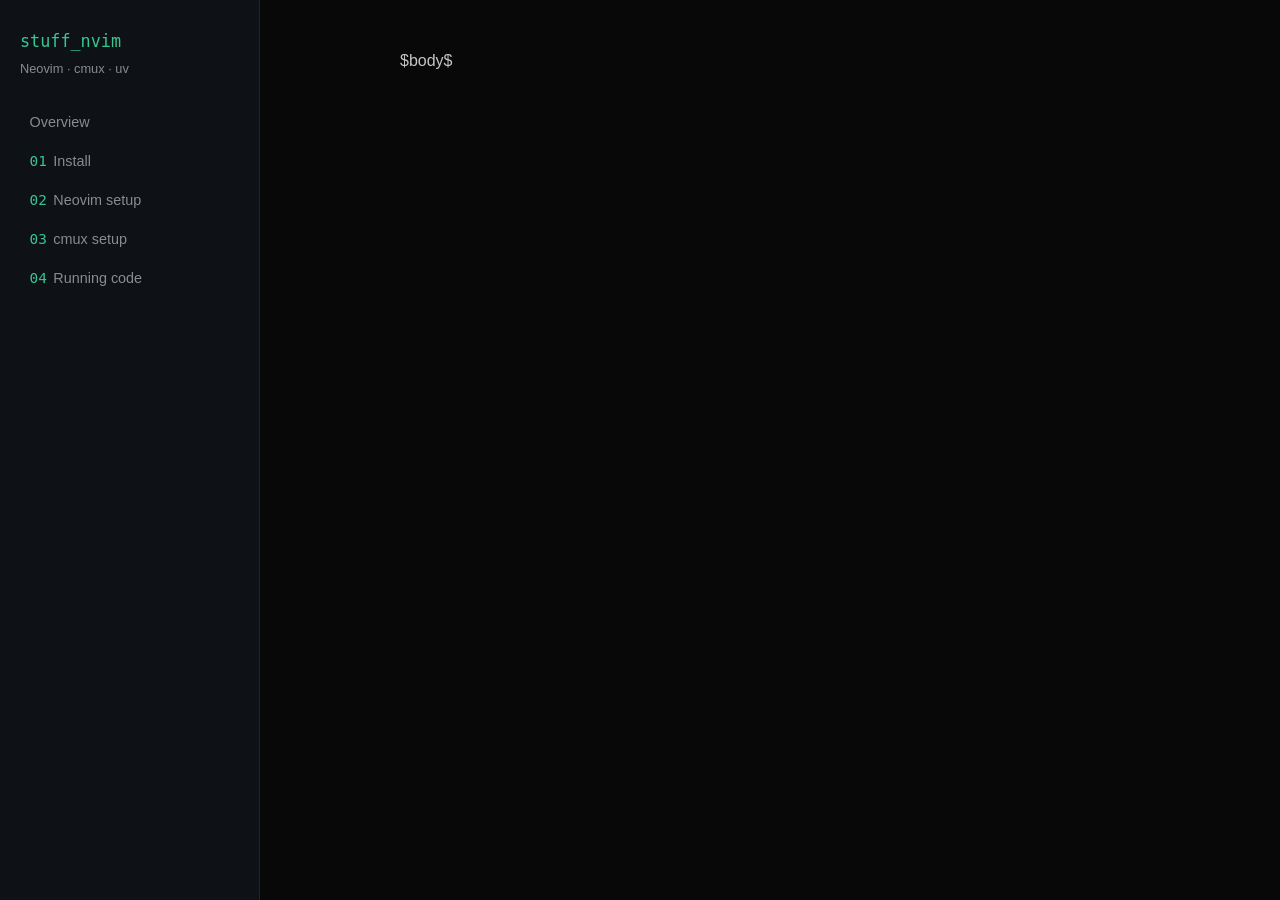
<file: site/_template.html>
<!DOCTYPE html>
<html lang="en">
<head>
  <meta charset="utf-8">
  <meta name="viewport" content="width=device-width, initial-scale=1">
  <title>$title$ — stuff_nvim</title>
  <link rel="stylesheet" href="style.css">
</head>
<body>
  <aside class="sidebar">
    <p class="brand">stuff_nvim</p>
    <p class="tagline">Neovim · cmux · uv</p>
    <nav>
      <a href="index.html" $if(a_home)$class="active"$endif$>Overview</a>
      <a href="01-install.html" $if(a_install)$class="active"$endif$><span class="num">01</span>Install</a>
      <a href="02-nvim-setup.html" $if(a_nvim)$class="active"$endif$><span class="num">02</span>Neovim setup</a>
      <a href="03-cmux-setup.html" $if(a_cmux)$class="active"$endif$><span class="num">03</span>cmux setup</a>
      <a href="04-running-code-with-uv.html" $if(a_run)$class="active"$endif$><span class="num">04</span>Running code</a>
    </nav>
  </aside>
  <main>
$body$
  </main>
</body>
</html>
</file>
<file: site/style.css>
:root {
  --bg:        #080808;
  --bg-soft:   #11151c;
  --panel:     #0e1116;
  --border:    #1f242c;
  --fg:        #c6c6c6;
  --fg-dim:    #8b8b8b;
  --accent:    #80a0ff;   /* moonfly blue */
  --accent-2:  #36c692;   /* moonfly green */
  --code-bg:   #0c0f14;
  --mono: "SFMono-Regular", ui-monospace, "JetBrains Mono", Menlo, Consolas, monospace;
  --sans: -apple-system, BlinkMacSystemFont, "Segoe UI", Helvetica, Arial, sans-serif;
}

* { box-sizing: border-box; }

html { scroll-behavior: smooth; }

body {
  margin: 0;
  background: var(--bg);
  color: var(--fg);
  font-family: var(--sans);
  line-height: 1.6;
  display: flex;
  min-height: 100vh;
}

/* --- Sidebar --- */
.sidebar {
  width: 260px;
  flex-shrink: 0;
  background: var(--panel);
  border-right: 1px solid var(--border);
  padding: 1.75rem 1.25rem;
  position: sticky;
  top: 0;
  height: 100vh;
  overflow-y: auto;
}
.sidebar .brand {
  font-family: var(--mono);
  font-size: 1.05rem;
  color: var(--accent-2);
  margin: 0 0 0.25rem;
}
.sidebar .tagline {
  font-size: 0.8rem;
  color: var(--fg-dim);
  margin: 0 0 1.5rem;
}
.sidebar nav a {
  display: block;
  padding: 0.45rem 0.6rem;
  margin: 0.1rem 0;
  border-radius: 6px;
  color: var(--fg-dim);
  text-decoration: none;
  font-size: 0.9rem;
}
.sidebar nav a:hover { background: var(--bg-soft); color: var(--fg); }
.sidebar nav a.active { background: var(--bg-soft); color: var(--accent); }
.sidebar nav .num { color: var(--accent-2); font-family: var(--mono); margin-right: 0.4rem; }

/* --- Main --- */
main {
  flex: 1;
  max-width: 820px;
  margin: 0 auto;
  padding: 3rem 2.5rem 6rem;
  width: 100%;
}

h1, h2, h3 { font-weight: 650; line-height: 1.25; }
h1 { font-size: 2rem; margin-top: 0; border-bottom: 1px solid var(--border); padding-bottom: 0.5rem; }
h2 { font-size: 1.4rem; margin-top: 2.5rem; color: #e6e6e6; }
h3 { font-size: 1.1rem; margin-top: 1.75rem; color: #dcdcdc; }

a { color: var(--accent); text-decoration: none; }
a:hover { text-decoration: underline; }

p, li { color: var(--fg); }

code {
  font-family: var(--mono);
  font-size: 0.875em;
  background: var(--code-bg);
  border: 1px solid var(--border);
  border-radius: 4px;
  padding: 0.1rem 0.35rem;
}
pre {
  background: var(--code-bg);
  border: 1px solid var(--border);
  border-radius: 8px;
  padding: 1rem 1.1rem;
  overflow-x: auto;
}
pre code { background: none; border: none; padding: 0; font-size: 0.85rem; line-height: 1.55; }

blockquote {
  border-left: 3px solid var(--accent);
  background: var(--bg-soft);
  margin: 1.25rem 0;
  padding: 0.5rem 1rem;
  color: var(--fg-dim);
  border-radius: 0 6px 6px 0;
}

table {
  border-collapse: collapse;
  width: 100%;
  margin: 1.25rem 0;
  font-size: 0.9rem;
}
th, td { border: 1px solid var(--border); padding: 0.5rem 0.75rem; text-align: left; }
th { background: var(--bg-soft); color: #e6e6e6; }
tr:nth-child(even) td { background: rgba(255,255,255,0.015); }

hr { border: none; border-top: 1px solid var(--border); margin: 2.5rem 0; }

kbd {
  font-family: var(--mono);
  background: var(--bg-soft);
  border: 1px solid var(--border);
  border-bottom-width: 2px;
  border-radius: 4px;
  padding: 0.05rem 0.4rem;
  font-size: 0.85em;
}

/* --- Mobile --- */
@media (max-width: 800px) {
  body { flex-direction: column; }
  .sidebar { width: 100%; height: auto; position: static; border-right: none; border-bottom: 1px solid var(--border); }
  .sidebar nav { display: flex; flex-wrap: wrap; gap: 0.25rem; }
  main { padding: 2rem 1.25rem 4rem; }
}
</file>
